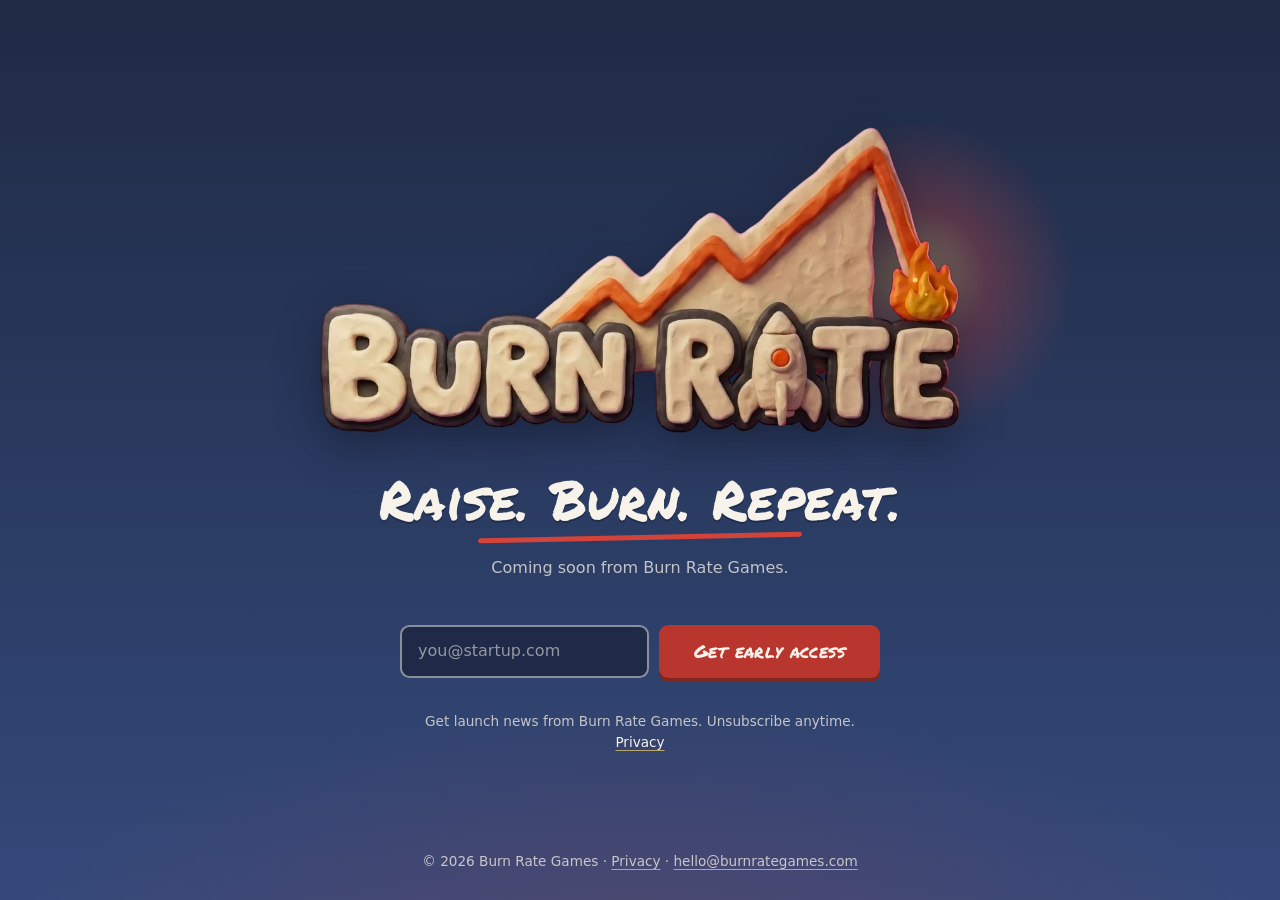
<file: index.html>
<!doctype html>
<html lang="en">
<head>
<meta charset="utf-8">
<meta name="viewport" content="width=device-width,initial-scale=1">
<!-- TAGLINE: "Raise. Burn. Repeat." appears in <title>, description, og:*, twitter:* and .tag below. -->
<title>Burn Rate — Raise. Burn. Repeat.</title>
<meta name="description" content="Raise. Burn. Repeat. Burn Rate is coming soon from Burn Rate Games. Get early access.">
<meta name="theme-color" content="#1F2A44">
<link rel="canonical" href="https://burnrategames.com/">
<meta property="og:type" content="website">
<meta property="og:site_name" content="Burn Rate Games">
<meta property="og:title" content="Burn Rate — Raise. Burn. Repeat.">
<meta property="og:description" content="Coming soon from Burn Rate Games. Get early access.">
<meta property="og:url" content="https://burnrategames.com/">
<meta property="og:image" content="https://burnrategames.com/img/og.jpg">
<meta property="og:image:width" content="1200">
<meta property="og:image:height" content="630">
<meta property="og:image:alt" content="Burn Rate logo in clay: a rising line that crashes into a flame">
<meta name="twitter:card" content="summary_large_image">
<meta name="twitter:title" content="Burn Rate — Raise. Burn. Repeat.">
<meta name="twitter:description" content="Coming soon from Burn Rate Games. Get early access.">
<meta name="twitter:image" content="https://burnrategames.com/img/og.jpg">
<link rel="icon" href="img/favicon.png" type="image/png">
<link rel="apple-touch-icon" href="img/apple-touch-icon.png">
<link rel="preload" href="fonts/permanent-marker.woff2" as="font" type="font/woff2" crossorigin>
<link rel="stylesheet" href="style.css">
</head>
<body>
<main class="stage">
  <h1 class="logo">
    <img src="img/logo.webp" width="1008" height="483" alt="Burn Rate">
  </h1>
  <p class="tag">Raise. Burn. Repeat.</p>
  <p class="soon">Coming soon from Burn Rate Games.</p>

  <form id="signup" class="signup" action="https://app.kit.com/forms/10079919/subscriptions" method="post">
    <label class="sr-only" for="email">Email address</label>
    <div class="row">
      <input id="email" type="email" name="email_address" placeholder="you@startup.com" autocomplete="email" required>
      <button type="submit">Get early access</button>
    </div>
    <div class="hp" aria-hidden="true"><input type="text" name="hp_x" tabindex="-1" autocomplete="off"></div>
    <p id="status" class="status" role="status" aria-live="polite"></p>
    <p class="consent">Get launch news from Burn Rate Games. Unsubscribe anytime. <a href="privacy.html">Privacy</a></p>
  </form>
</main>
<footer class="foot">© 2026 Burn Rate Games · <a href="privacy.html">Privacy</a> · <a href="mailto:hello@burnrategames.com">hello@burnrategames.com</a></footer>
<script>
(() => {
  const form = document.getElementById('signup');
  const status = document.getElementById('status');
  const button = form.querySelector('button');
  const say = (msg, kind) => { status.textContent = msg; status.dataset.kind = kind || ''; };

  // Kit's double opt-in confirmation redirects here with ?confirmed=1.
  if (new URLSearchParams(location.search).get('confirmed') === '1') {
    const done = document.createElement('div');
    done.className = 'signup';
    done.setAttribute('role', 'status');
    done.innerHTML = '<p style="margin:0;font:400 clamp(1.5rem,5vw,2rem)/1.2 var(--marker);color:var(--pad)">You’re on the cap table.</p>'
      + '<p class="consent" style="margin-top:.5rem">Early investors get first look at the burn.</p>';
    form.replaceWith(done);
    return;
  }

  let busy = false;

  form.addEventListener('submit', async (e) => {
    e.preventDefault();
    if (busy) return;
    const data = new FormData(form);
    if (data.get('hp_x')) { say('Check your inbox to confirm.', 'ok'); return; } // bot: drop silently
    data.delete('hp_x');
    busy = true;
    button.setAttribute('aria-disabled', 'true');
    say('Sending…');
    let json = {};
    try {
      const res = await fetch(form.action, { method: 'POST', body: data, headers: { Accept: 'application/json' } });
      json = await res.json().catch(() => ({}));
      if (json.status === 'quarantined' && json.url) { location.href = json.url; return; } // Kit's captcha step
      if (res.ok && json.status === 'success') { form.reset(); say('Check your inbox to confirm.', 'ok'); return; }
    } catch {}
    finally {
      busy = false;
      button.removeAttribute('aria-disabled');
    }
    const kitError = (json.errors || [])[0];
    say(typeof kitError === 'string' ? kitError : 'Something broke. Try again.', 'err');
  });
})();
</script>
</body>
</html>
</file>
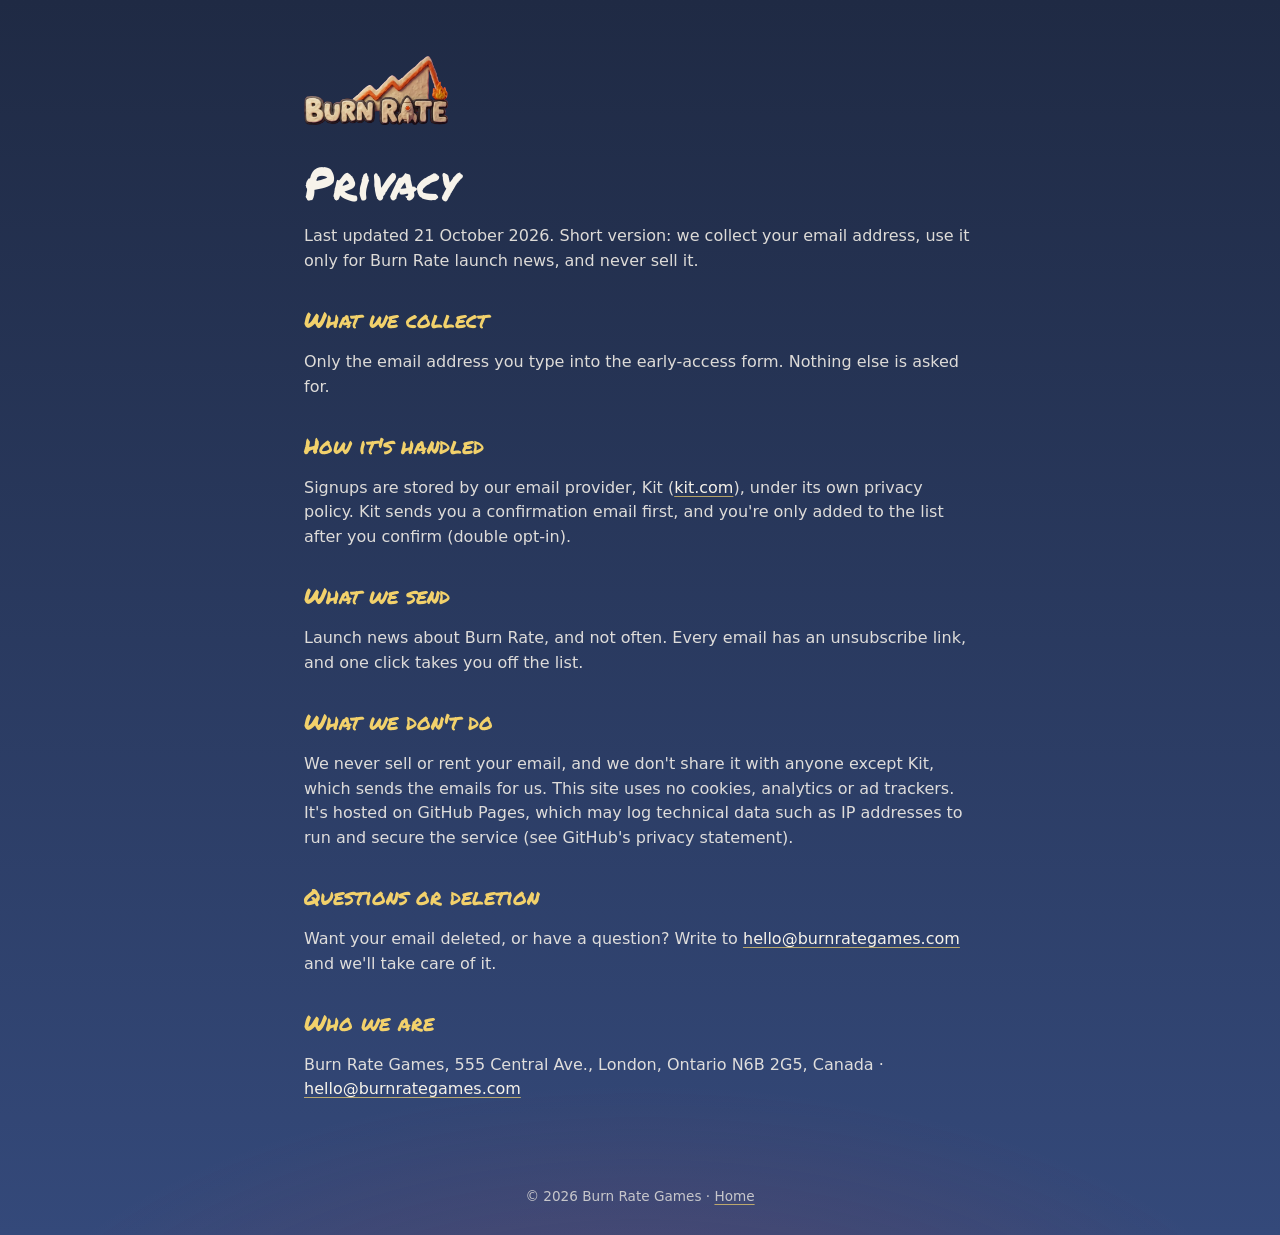
<file: privacy.html>
<!doctype html>
<html lang="en">
<head>
<meta charset="utf-8">
<meta name="viewport" content="width=device-width,initial-scale=1">
<title>Privacy · Burn Rate Games</title>
<meta name="description" content="How Burn Rate Games handles your email address.">
<meta name="theme-color" content="#1F2A44">
<link rel="icon" href="img/favicon.png" type="image/png">
<link rel="apple-touch-icon" href="img/apple-touch-icon.png">
<link rel="stylesheet" href="style.css">
</head>
<body>
<main class="doc">
  <p><a class="back" href="./"><img src="img/logo.webp" width="1008" height="483" alt="Burn Rate, back to home"></a></p>
  <h1>Privacy</h1>
  <p>Last updated 21 October 2026. Short version: we collect your email address, use it only for Burn Rate launch news, and never sell it.</p>

  <h2>What we collect</h2>
  <p>Only the email address you type into the early-access form. Nothing else is asked for.</p>

  <h2>How it's handled</h2>
  <p>Signups are stored by our email provider, Kit (<a href="https://kit.com">kit.com</a>), under its own privacy policy. Kit sends you a confirmation email first, and you're only added to the list after you confirm (double opt-in).</p>

  <h2>What we send</h2>
  <p>Launch news about Burn Rate, and not often. Every email has an unsubscribe link, and one click takes you off the list.</p>

  <h2>What we don't do</h2>
  <p>We never sell or rent your email, and we don't share it with anyone except Kit, which sends the emails for us. This site uses no cookies, analytics or ad trackers. It's hosted on GitHub Pages, which may log technical data such as IP addresses to run and secure the service (see GitHub's privacy statement).</p>

  <h2>Questions or deletion</h2>
  <p>Want your email deleted, or have a question? Write to <a href="mailto:hello@burnrategames.com">hello@burnrategames.com</a> and we'll take care of it.</p>

  <h2>Who we are</h2>
  <p>Burn Rate Games, 555 Central Ave., London, Ontario N6B 2G5, Canada · <a href="mailto:hello@burnrategames.com">hello@burnrategames.com</a></p>
</main>
<footer class="foot">© 2026 Burn Rate Games · <a href="./">Home</a></footer>
</body>
</html>
</file>
<file: style.css>
/* Apache-2.0, see fonts/permanent-marker-LICENSE.txt */
@font-face{font-family:"Permanent Marker";src:url(fonts/permanent-marker.woff2) format("woff2");font-display:swap}

:root{
  --ink:#1F2A44;--dusk:#34497A;--red:#D2433A;--pad:#F2D16B;--paper:#F7F3EA;
  --muted:rgba(247,243,234,.74);
  --marker:"Permanent Marker","Segoe Print","Bradley Hand",cursive;
  --sans:Inter,system-ui,-apple-system,"Segoe UI",Roboto,sans-serif;
}
*{box-sizing:border-box}
html{background:var(--ink);overflow-x:hidden;overflow-x:clip}
body{
  margin:0;min-height:100vh;min-height:100svh;display:flex;flex-direction:column;
  color:var(--paper);font:400 1rem/1.55 var(--sans);overflow-x:hidden;overflow-x:clip;
  background:
    radial-gradient(60rem 30rem at 50% 115%,rgba(210,67,58,.22),transparent 70%),
    linear-gradient(var(--ink),var(--dusk));
}
a{color:var(--paper);text-decoration-color:rgba(242,209,107,.7);text-underline-offset:.2em}
a:hover{color:var(--pad)}
:focus-visible{outline:3px solid var(--pad);outline-offset:3px}

.stage{flex:1;width:min(42rem,100% - 2rem);margin:0 auto;padding:clamp(2.5rem,9vh,6rem) 0 2rem;
  display:flex;flex-direction:column;align-items:center;justify-content:center;text-align:center}

/* Logo + ember glow parked on the flame (flame sits ~94% / 51% of the image). */
.logo{position:relative;margin:0;width:min(100%,40rem);line-height:0}
.logo img{position:relative;z-index:1;width:100%;height:auto;filter:drop-shadow(0 .9rem 1.4rem rgba(10,14,28,.45))}
.logo::before,.logo::after{content:"";position:absolute;pointer-events:none;left:93%;top:50%;border-radius:50%;transform:translate(-50%,-50%)}
.logo::before{width:50%;aspect-ratio:1;background:radial-gradient(closest-side,rgba(242,209,107,.45),rgba(210,67,58,.3) 45%,transparent);
  animation:flicker 2.6s ease-in-out infinite}
.logo::after{z-index:2;width:.3rem;height:.3rem;background:var(--pad);
  box-shadow:-.9rem .4rem 0 -.05rem var(--red),.7rem .9rem 0 -.08rem var(--pad),-.3rem 1.4rem 0 -.1rem color-mix(in srgb,var(--pad),var(--red));
  animation:embers 3.2s ease-out infinite}
@keyframes flicker{0%,100%{opacity:.75;transform:translate(-50%,-50%) scale(1)}35%{opacity:1;transform:translate(-50%,-52%) scale(1.08)}60%{opacity:.85;transform:translate(-50%,-50%) scale(.96)}}
@keyframes embers{0%{opacity:0;transform:translate(-50%,0)}15%{opacity:1}100%{opacity:0;transform:translate(-30%,-5.5rem)}}

.tag{font:400 clamp(2rem,8.5vw,3.4rem)/1.1 var(--marker);margin:clamp(1.25rem,4vh,2.25rem) 0 0;letter-spacing:.01em;
  text-shadow:0 .15rem 0 rgba(10,14,28,.35)}
.tag::after{content:"";display:block;width:62%;height:.32rem;margin:.35rem auto 0;border-radius:.3rem;background:var(--red);transform:rotate(-1.2deg)}
.soon{margin:1rem 0 0;color:var(--muted);font-size:1rem}

.signup{width:min(100%,30rem);margin-top:clamp(1.75rem,5vh,2.75rem)}
.row{display:flex;flex-wrap:wrap;gap:.6rem}
.row input{flex:1 1 14rem;min-width:0;min-height:3.1rem;padding:.75rem 1rem;font:inherit;font-size:1rem;color:var(--paper);
  background:rgba(14,20,36,.5);border:2px solid rgba(247,243,234,.5);border-radius:.6rem}
.row input::placeholder{color:rgba(247,243,234,.55)}
.row input:hover{border-color:rgba(247,243,234,.6)}
.row input:focus-visible{outline:none;border-color:var(--pad);box-shadow:0 0 0 3px rgba(242,209,107,.35)}
.row button{flex:1 1 auto;min-height:3.1rem;padding:.7rem 1.4rem;font:400 1.15rem/1 var(--marker);letter-spacing:.02em;
  color:var(--paper);background:#B9362E;border:0;border-radius:.6rem;cursor:pointer;
  box-shadow:0 .25rem 0 #7f2620;transition:transform .12s,box-shadow .12s,background .12s}
.row button:hover{background:#A82F28;box-shadow:0 .25rem 0 #7f2620,0 0 0 2px var(--pad)}
.row button:active{transform:translateY(.2rem);box-shadow:0 .05rem 0 #7f2620}
.row button[aria-disabled=true]{opacity:.7;cursor:progress}
.status{min-height:1.5em;margin:.6rem 0 0;font-weight:600}
.status[data-kind=ok],.status[data-kind=err]{color:var(--pad)}
.consent{margin:0;font-size:.85rem;color:var(--muted)}

.foot{padding:1.25rem 1rem 1.75rem;text-align:center;font-size:.85rem;color:var(--muted)}
.foot a{color:var(--muted)}

.sr-only,.hp{position:absolute;width:1px;height:1px;overflow:hidden;clip-path:inset(50%);white-space:nowrap}
.hp{left:-9999px}

/* Privacy page */
.doc{flex:1;width:min(42rem,100% - 2rem);margin:0 auto;padding:2.5rem 0 3rem}
.doc .back img{width:9rem;height:auto}
.doc h1{font:400 clamp(2rem,7vw,2.8rem)/1.15 var(--marker);margin:1.5rem 0 .5rem}
.doc h2{font:400 1.35rem/1.3 var(--marker);color:var(--pad);margin:2rem 0 .4rem}
.doc p,.doc li{color:rgba(247,243,234,.88)}

@media (prefers-reduced-motion:reduce){
  .logo::before,.logo::after{animation:none}
  .logo::after{display:none}
  .row button{transition:none}
}
</file>
